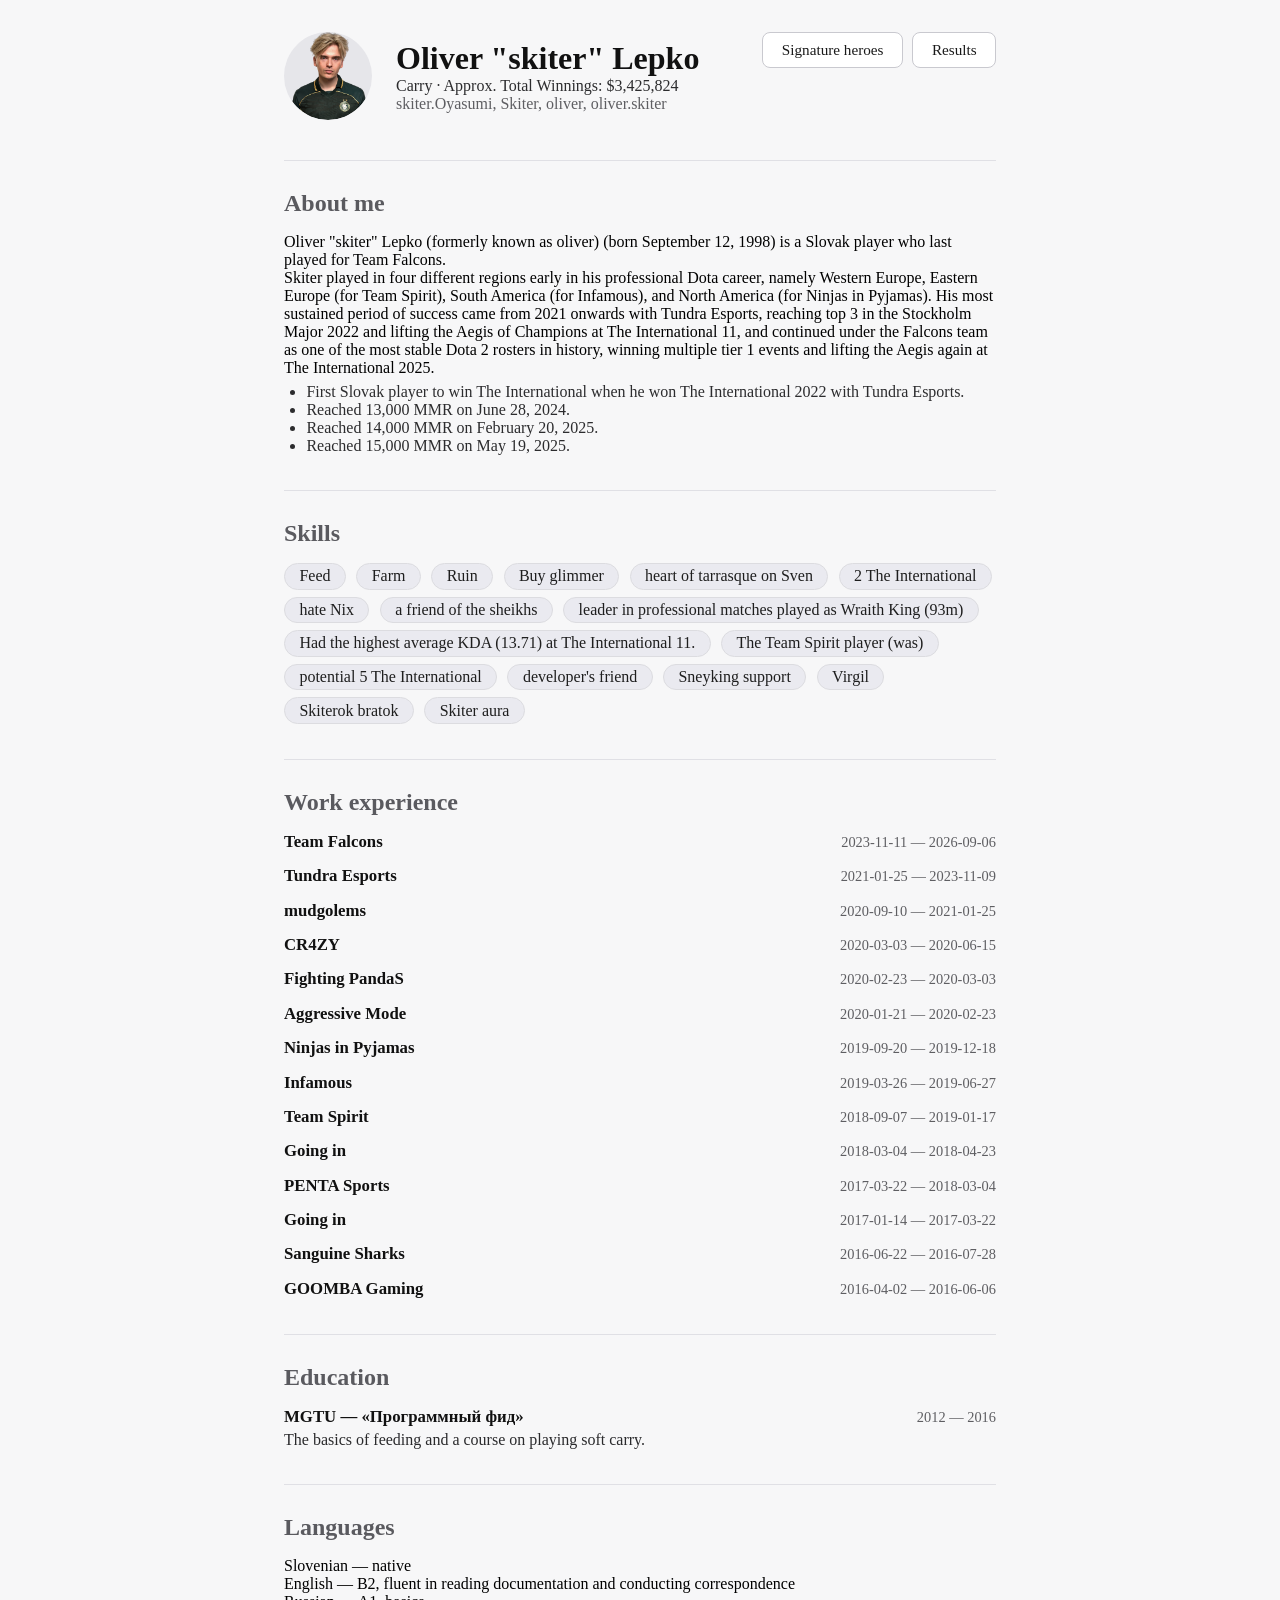
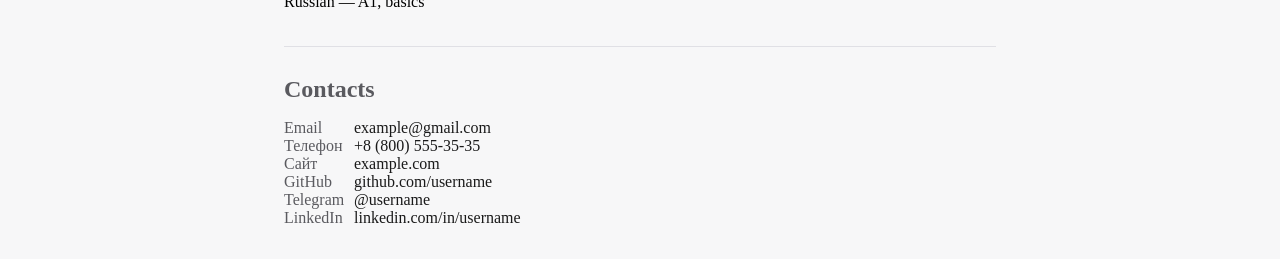
<file: index.html>
<!DOCTYPE html>
<html lang="ru">
<head>
  <meta charset="UTF-8" />
  <meta name="viewport" content="width=device-width, initial-scale=1.0" />
  <title>Visitka — skiter</title>
  <link rel="stylesheet" href="static/style.css" />
  <link rel="icon" type="image/png" href="static/vergil.png">
</head>
<body>
  <header class="head">
    <div class="avatar"><img src=static/avatar.png></div>
    <div class="head-text">
      <h1>Oliver "skiter" Lepko</h1>
      <p class="role">Carry · Approx. Total Winnings:
        $3,425,824</p>
      <p class="location">skiter.Oyasumi, Skiter, oliver, oliver.skiter</p>
    </div>
    <nav class="topnav">
      <a class="nav-btn" href="static/heroes.html">Signature heroes</a>
      <a class="nav-btn" href="static/results.html">Results</a>
    </nav>
  </header>

  <section class="block">
    <h2>About me</h2>
    <p>
      Oliver "skiter" Lepko (formerly known as oliver) (born September 12, 1998) is a Slovak player who last played for Team Falcons.
    </p>
    <p>
      Skiter played in four different regions early in his professional Dota career, namely Western Europe, Eastern Europe (for Team Spirit), South America (for Infamous), and North America (for Ninjas in Pyjamas).

His most sustained period of success came from 2021 onwards with Tundra Esports, reaching top 3 in the Stockholm Major 2022 and lifting the Aegis of Champions at The International 11, and continued under the Falcons team as one of the most stable Dota 2 rosters in history, winning multiple tier 1 events and lifting the Aegis again at The International 2025.
</p>
    <ul class="highlights">
      <li>First Slovak player to win The International when he won The International 2022 with Tundra Esports.</li>
      <li>Reached 13,000 MMR on June 28, 2024.</li>
      <li>Reached 14,000 MMR on February 20, 2025.</li>
      <li>Reached 15,000 MMR on May 19, 2025.</li>
    </ul>
    
  </section>

  <section class="block">
    <h2>Skills</h2>
    <ul class="tags">
      <li>Feed</li>
      <li>Farm</li>
      <li>Ruin</li>
      <li>Buy glimmer</li>
      <li>heart of tarrasque on Sven</li>
      <li>2 The International</li>
      <li>hate Nix</li>
      <li>a friend of the sheikhs</li>
      <li>leader in professional matches played as  Wraith King (93m)</li>
      <li>Had the highest average KDA (13.71) at The International 11.</li>
      <li>The Team Spirit player (was)</li>
      <li>potential 5 The International</li>
      <li>developer's friend</li>
      <li>Sneyking support</li>
      <li>Virgil</li>
      <li>Skiterok bratok</li>
      <li>Skiter aura</li>
    </ul>
  </section>

  <section class="block">
    <h2>Work experience</h2>

    <article class="job">
      <div class="job-head">
        <span class="job-title">Team Falcons</span>
        <span class="job-date">2023-11-11 — 2026-09-06</span>
      </div>
    </article>

    <article class="job">
      <div class="job-head">
        <span class="job-title">Tundra Esports</span>
        <span class="job-date">2021-01-25 — 2023-11-09</span>
      </div>
    </article>

    <article class="job">
      <div class="job-head">
        <span class="job-title">mudgolems</span>
        <span class="job-date">2020-09-10 — 2021-01-25</span>
      </div>
    </article>

    <article class="job">
      <div class="job-head">
        <span class="job-title">CR4ZY</span>
        <span class="job-date">2020-03-03 — 2020-06-15</span>
      </div>
    </article>

    <article class="job">
      <div class="job-head">
        <span class="job-title">Fighting PandaS</span>
        <span class="job-date">2020-02-23 — 2020-03-03</span>
      </div>
    </article>

    <article class="job">
      <div class="job-head">
        <span class="job-title">Aggressive Mode</span>
        <span class="job-date">2020-01-21 — 2020-02-23</span>
      </div>
    </article>

    <article class="job">
      <div class="job-head">
        <span class="job-title">Ninjas in Pyjamas</span>
        <span class="job-date">2019-09-20 — 2019-12-18</span>
      </div>
    </article>

    <article class="job">
      <div class="job-head">
        <span class="job-title">Infamous</span>
        <span class="job-date">2019-03-26 — 2019-06-27</span>
      </div>
    </article>

    <article class="job">
      <div class="job-head">
        <span class="job-title">Team Spirit</span>
        <span class="job-date">2018-09-07 — 2019-01-17</span>
      </div>
    </article>

    <article class="job">
      <div class="job-head">
        <span class="job-title">Going in</span>
        <span class="job-date">2018-03-04 — 2018-04-23</span>
      </div>
    </article>

    <article class="job">
      <div class="job-head">
        <span class="job-title">PENTA Sports</span>
        <span class="job-date">2017-03-22 — 2018-03-04</span>
      </div>
    </article>

    <article class="job">
      <div class="job-head">
        <span class="job-title">Going in</span>
        <span class="job-date">2017-01-14 — 2017-03-22</span>
      </div>
    </article>

    <article class="job">
      <div class="job-head">
        <span class="job-title">Sanguine Sharks</span>
        <span class="job-date">2016-06-22 — 2016-07-28</span>
      </div>
    </article>

    <article class="job">
      <div class="job-head">
        <span class="job-title">GOOMBA Gaming</span>
        <span class="job-date">2016-04-02 — 2016-06-06</span>
      </div>
    </article>

  </section>

  <section class="block">
    <h2>Education</h2>
    <article class="job">
      <div class="job-head">
        <span class="job-title">MGTU — «Программный фид»</span>
        <span class="job-date">2012 — 2016</span>
      </div>
      <p>The basics of feeding and a course on playing soft carry.</p>
    </article>
  </section>

  <section class="block">
    <h2>Languages</h2>
    <ul class="plain">
      <li>Slovenian — native</li>
      <li>English — B2, fluent in reading documentation and conducting correspondence</li>
      <li>Russian — A1, basics</li>
    </ul>
  </section>

  <section class="block">
    <h2>Contacts</h2>
    <ul class="contacts">
      <li><span>Email</span><a href="mailto:example@gmail.com">example@gmail.com</a></li>
      <li><span>Телефон</span><a href="tel:+880005553535">+8 (800) 555-35-35</a></li>
      <li><span>Сайт</span><a href="https://example.com" target="_blank" rel="noopener">example.com</a></li>
      <li><span>GitHub</span><a href="#" target="_blank" rel="noopener">github.com/username</a></li>
      <li><span>Telegram</span><a href="#" target="_blank" rel="noopener">@username</a></li>
      <li><span>LinkedIn</span><a href="#" target="_blank" rel="noopener">linkedin.com/in/username</a></li>
    </ul>
  </section>

</body>
</html>
</file>
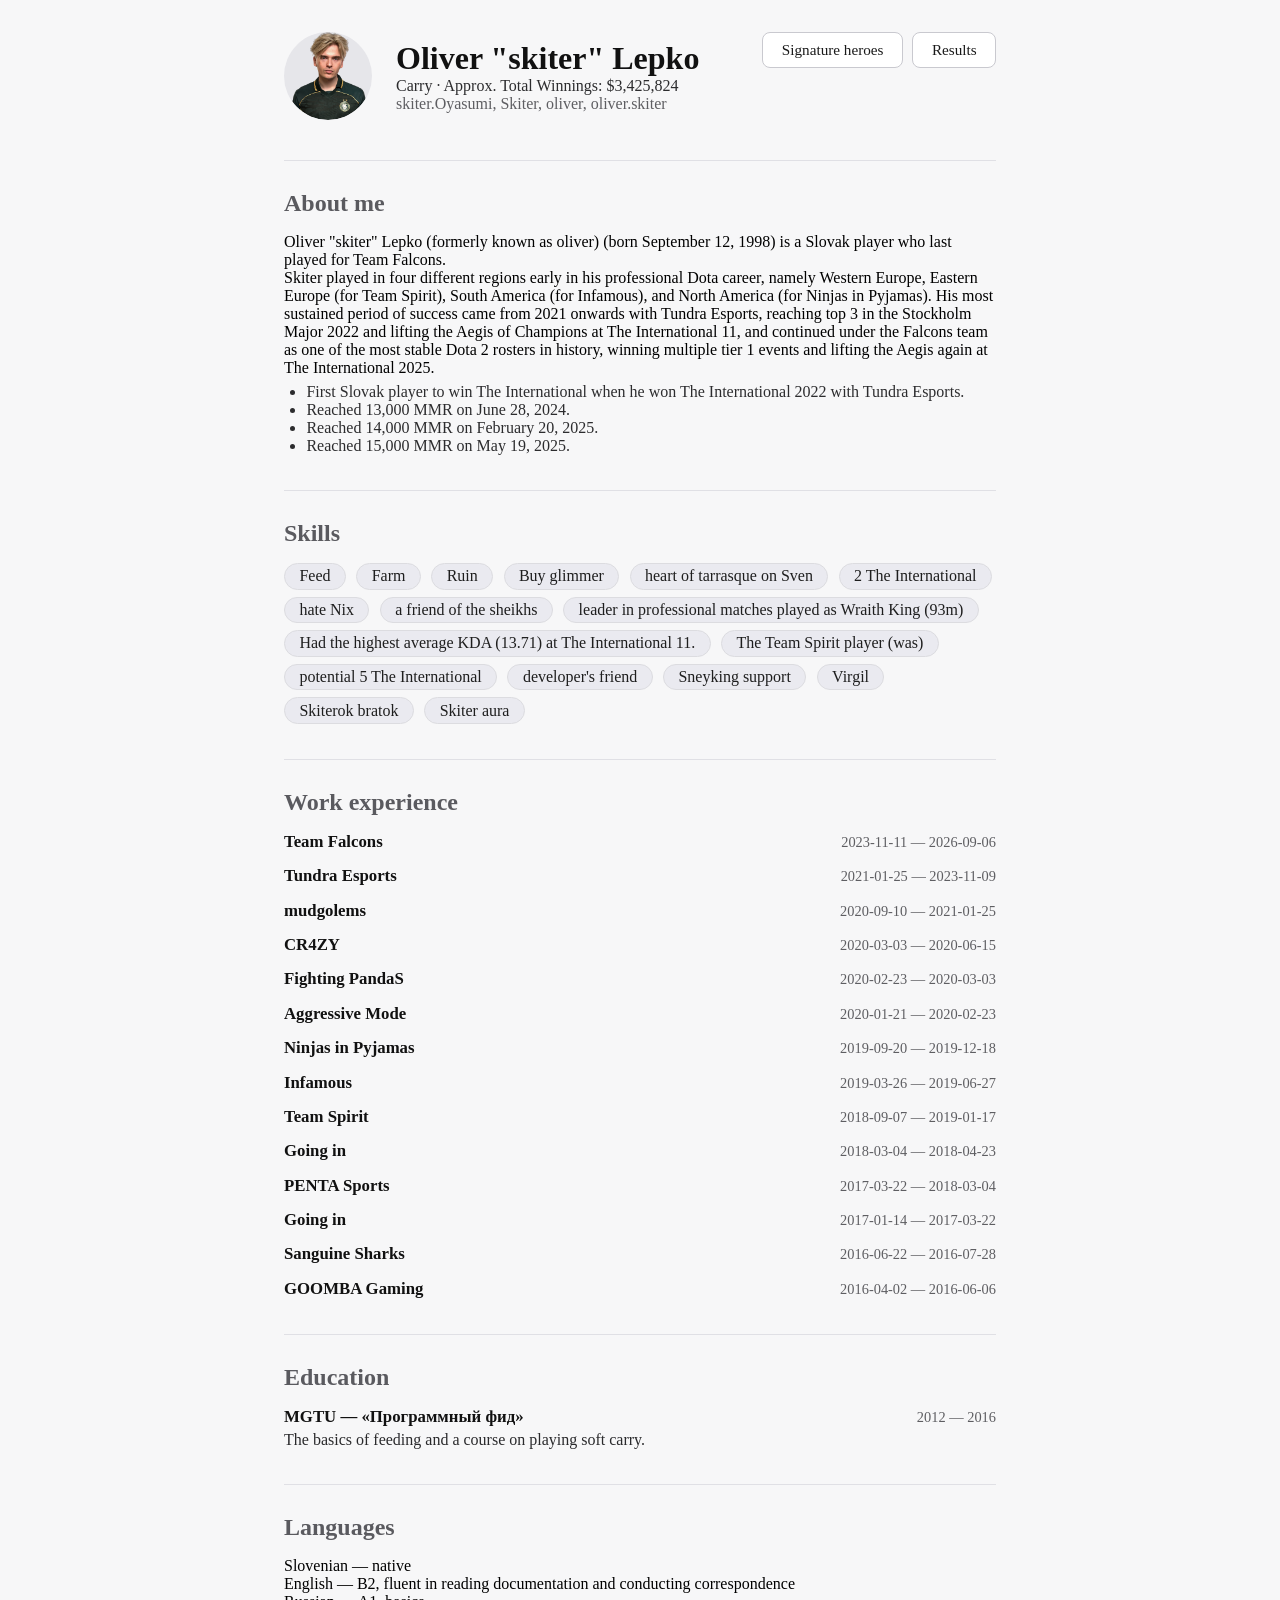
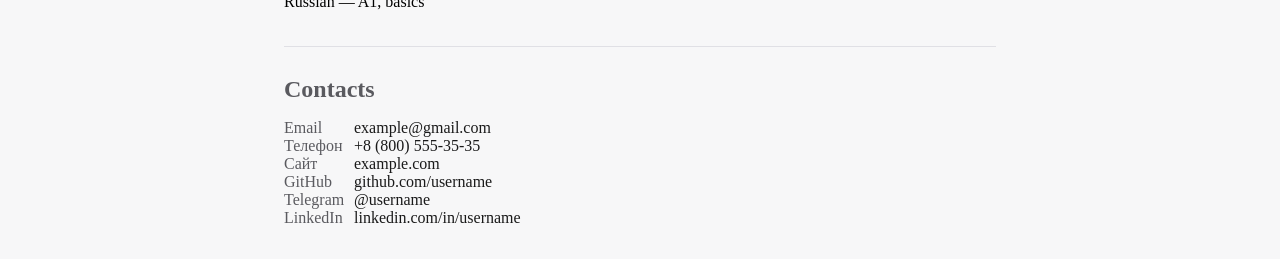
<file: visitka.html>
<!DOCTYPE html>
<html lang="ru">
<head>
  <meta charset="UTF-8" />
  <meta name="viewport" content="width=device-width, initial-scale=1.0" />
  <title>Visitka — skiter</title>
  <link rel="stylesheet" href="static/style.css" />
</head>
<body>
  <header class="head">
    <div class="avatar"><img src=static/avatar.png></div>
    <div class="head-text">
      <h1>Oliver "skiter" Lepko</h1>
      <p class="role">Carry · Approx. Total Winnings:
        $3,425,824</p>
      <p class="location">skiter.Oyasumi, Skiter, oliver, oliver.skiter</p>
    </div>
    <nav class="topnav">
      <a class="nav-btn" href="static/heroes.html">Signature heroes</a>
      <a class="nav-btn" href="static/results.html">Results</a>
    </nav>
  </header>

  <section class="block">
    <h2>About me</h2>
    <p>
      Oliver "skiter" Lepko (formerly known as oliver) (born September 12, 1998) is a Slovak player who last played for Team Falcons.
    </p>
    <p>
      Skiter played in four different regions early in his professional Dota career, namely Western Europe, Eastern Europe (for Team Spirit), South America (for Infamous), and North America (for Ninjas in Pyjamas).

His most sustained period of success came from 2021 onwards with Tundra Esports, reaching top 3 in the Stockholm Major 2022 and lifting the Aegis of Champions at The International 11, and continued under the Falcons team as one of the most stable Dota 2 rosters in history, winning multiple tier 1 events and lifting the Aegis again at The International 2025.
</p>
    <ul class="highlights">
      <li>First Slovak player to win The International when he won The International 2022 with Tundra Esports.</li>
      <li>Reached 13,000 MMR on June 28, 2024.</li>
      <li>Reached 14,000 MMR on February 20, 2025.</li>
      <li>Reached 15,000 MMR on May 19, 2025.</li>
    </ul>
    
  </section>

  <section class="block">
    <h2>Skills</h2>
    <ul class="tags">
      <li>Feed</li>
      <li>Farm</li>
      <li>Ruin</li>
      <li>Buy glimmer</li>
      <li>heart of tarrasque on Sven</li>
      <li>2 The International</li>
      <li>hate Nix</li>
      <li>a friend of the sheikhs</li>
      <li>leader in professional matches played as  Wraith King (93m)</li>
      <li>Had the highest average KDA (13.71) at The International 11.</li>
      <li>The Team Spirit player (was)</li>
      <li>potential 5 The International</li>
      <li>developer's friend</li>
      <li>Sneyking support</li>
      <li>Virgil</li>
      <li>Skiterok bratok</li>
      <li>Skiter aura</li>
    </ul>
  </section>

  <section class="block">
    <h2>Work experience</h2>

    <article class="job">
      <div class="job-head">
        <span class="job-title">Team Falcons</span>
        <span class="job-date">2023-11-11 — 2026-09-06</span>
      </div>
    </article>

    <article class="job">
      <div class="job-head">
        <span class="job-title">Tundra Esports</span>
        <span class="job-date">2021-01-25 — 2023-11-09</span>
      </div>
    </article>

    <article class="job">
      <div class="job-head">
        <span class="job-title">mudgolems</span>
        <span class="job-date">2020-09-10 — 2021-01-25</span>
      </div>
    </article>

    <article class="job">
      <div class="job-head">
        <span class="job-title">CR4ZY</span>
        <span class="job-date">2020-03-03 — 2020-06-15</span>
      </div>
    </article>

    <article class="job">
      <div class="job-head">
        <span class="job-title">Fighting PandaS</span>
        <span class="job-date">2020-02-23 — 2020-03-03</span>
      </div>
    </article>

    <article class="job">
      <div class="job-head">
        <span class="job-title">Aggressive Mode</span>
        <span class="job-date">2020-01-21 — 2020-02-23</span>
      </div>
    </article>

    <article class="job">
      <div class="job-head">
        <span class="job-title">Ninjas in Pyjamas</span>
        <span class="job-date">2019-09-20 — 2019-12-18</span>
      </div>
    </article>

    <article class="job">
      <div class="job-head">
        <span class="job-title">Infamous</span>
        <span class="job-date">2019-03-26 — 2019-06-27</span>
      </div>
    </article>

    <article class="job">
      <div class="job-head">
        <span class="job-title">Team Spirit</span>
        <span class="job-date">2018-09-07 — 2019-01-17</span>
      </div>
    </article>

    <article class="job">
      <div class="job-head">
        <span class="job-title">Going in</span>
        <span class="job-date">2018-03-04 — 2018-04-23</span>
      </div>
    </article>

    <article class="job">
      <div class="job-head">
        <span class="job-title">PENTA Sports</span>
        <span class="job-date">2017-03-22 — 2018-03-04</span>
      </div>
    </article>

    <article class="job">
      <div class="job-head">
        <span class="job-title">Going in</span>
        <span class="job-date">2017-01-14 — 2017-03-22</span>
      </div>
    </article>

    <article class="job">
      <div class="job-head">
        <span class="job-title">Sanguine Sharks</span>
        <span class="job-date">2016-06-22 — 2016-07-28</span>
      </div>
    </article>

    <article class="job">
      <div class="job-head">
        <span class="job-title">GOOMBA Gaming</span>
        <span class="job-date">2016-04-02 — 2016-06-06</span>
      </div>
    </article>

  </section>

  <section class="block">
    <h2>Education</h2>
    <article class="job">
      <div class="job-head">
        <span class="job-title">MGTU — «Программный фид»</span>
        <span class="job-date">2012 — 2016</span>
      </div>
      <p>The basics of feeding and a course on playing soft carry.</p>
    </article>
  </section>

  <section class="block">
    <h2>Languages</h2>
    <ul class="plain">
      <li>Slovenian — native</li>
      <li>English — B2, fluent in reading documentation and conducting correspondence</li>
      <li>Russian — A1, basics</li>
    </ul>
  </section>

  <section class="block">
    <h2>Contacts</h2>
    <ul class="contacts">
      <li><span>Email</span><a href="mailto:example@gmail.com">example@gmail.com</a></li>
      <li><span>Телефон</span><a href="tel:+880005553535">+8 (800) 555-35-35</a></li>
      <li><span>Сайт</span><a href="https://example.com" target="_blank" rel="noopener">example.com</a></li>
      <li><span>GitHub</span><a href="#" target="_blank" rel="noopener">github.com/username</a></li>
      <li><span>Telegram</span><a href="#" target="_blank" rel="noopener">@username</a></li>
      <li><span>LinkedIn</span><a href="#" target="_blank" rel="noopener">linkedin.com/in/username</a></li>
    </ul>
  </section>

</body>
</html>
</file>
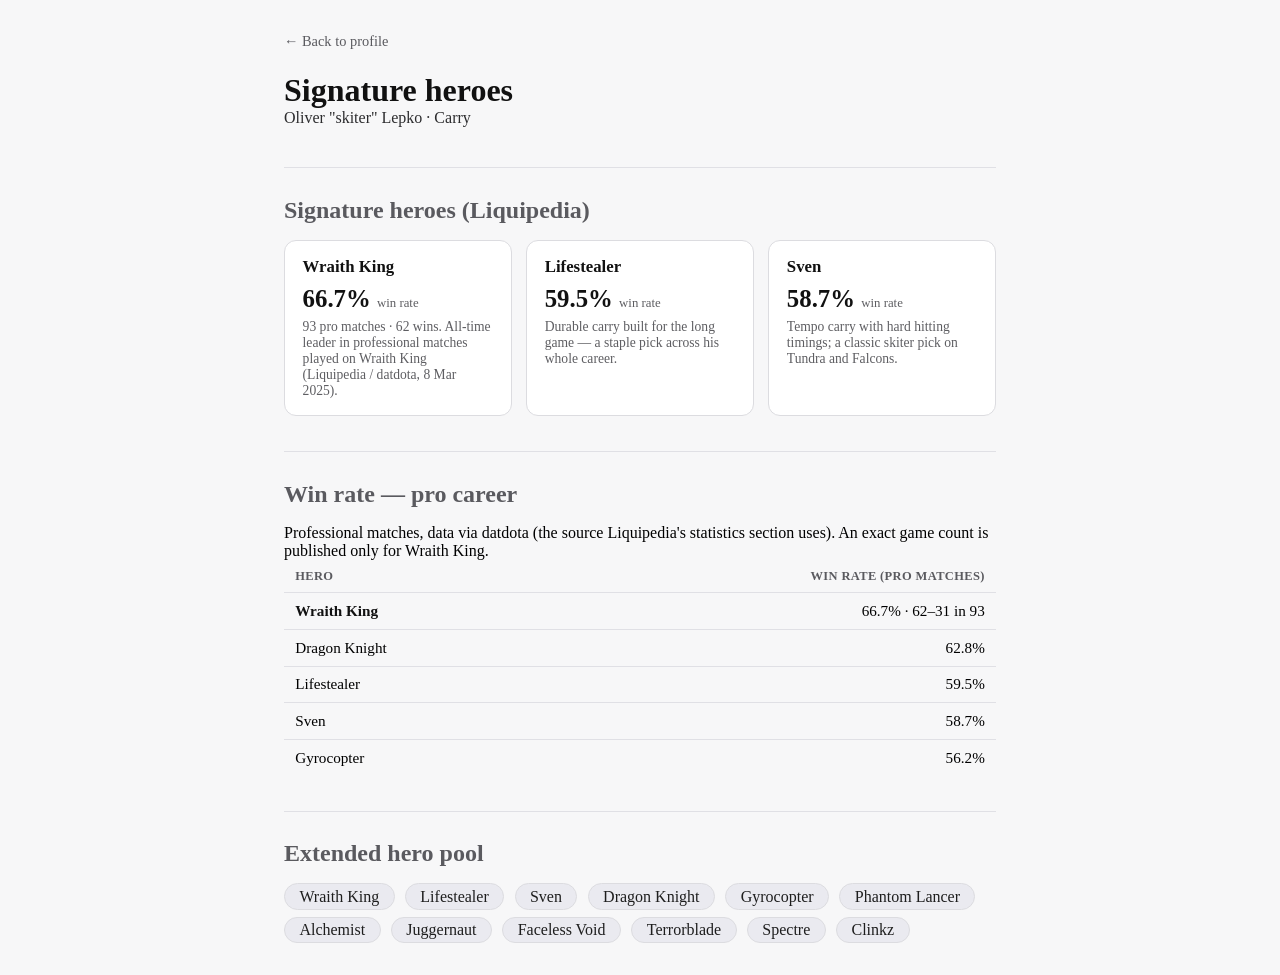
<file: static/heroes.html>
<!DOCTYPE html>
<html lang="en">
<head>
  <meta charset="UTF-8" />
  <meta name="viewport" content="width=device-width, initial-scale=1.0" />
  <title>Heroes — skiter</title>
  <link rel="stylesheet" href="style.css" />
</head>
<body>
  <a class="back-link" href="../index.html">← Back to profile</a>

  <header class="head">
    <div class="head-text">
      <h1>Signature heroes</h1>
      <p class="role">Oliver "skiter" Lepko · Carry</p></div>
  </header>

  <section class="block">
    <h2>Signature heroes (Liquipedia)</h2>
    <div class="hero-grid">
      <div class="hero-card">
        <h3>Wraith King</h3>
        <div class="wr">66.7% <span>win rate</span></div>
        <p>93 pro matches · 62 wins. All-time leader in professional matches played on Wraith King (Liquipedia / datdota, 8 Mar 2025).</p>
      </div>
      <div class="hero-card">
        <h3>Lifestealer</h3>
        <div class="wr">59.5% <span>win rate</span></div>
        <p>Durable carry built for the long game — a staple pick across his whole career.</p>
      </div>
      <div class="hero-card">
        <h3>Sven</h3>
        <div class="wr">58.7% <span>win rate</span></div>
        <p>Tempo carry with hard hitting timings; a classic skiter pick on Tundra and Falcons.</p>
      </div>
    </div>
  </section>

  <section class="block">
    <h2>Win rate — pro career</h2>
    <p>Professional matches, data via datdota (the source Liquipedia's statistics section uses). An exact game count is published only for Wraith King.</p>
    <div class="table-wrap">
      <table class="stat-table">
        <thead>
          <tr>
            <th>Hero</th>
            <th class="num">Win rate (pro matches)</th>
          </tr>
        </thead>
        <tbody>
          <tr><td class="rank-1">Wraith King</td><td class="num">66.7% · 62–31 in 93</td></tr>
          <tr><td>Dragon Knight</td><td class="num">62.8%</td></tr>
          <tr><td>Lifestealer</td><td class="num">59.5%</td></tr>
          <tr><td>Sven</td><td class="num">58.7%</td></tr>
          <tr><td>Gyrocopter</td><td class="num">56.2%</td></tr>
        </tbody>
      </table>
    </div>
  </section>

  <section class="block">
    <h2>Extended hero pool</h2>
    <ul class="tags">
      <li>Wraith King</li>
      <li>Lifestealer</li>
      <li>Sven</li>
      <li>Dragon Knight</li>
      <li>Gyrocopter</li>
      <li>Phantom Lancer</li>
      <li>Alchemist</li>
      <li>Juggernaut</li>
      <li>Faceless Void</li>
      <li>Terrorblade</li>
      <li>Spectre</li>
      <li>Clinkz</li>
    </ul>
  </section>
</body>
</html>
</file>
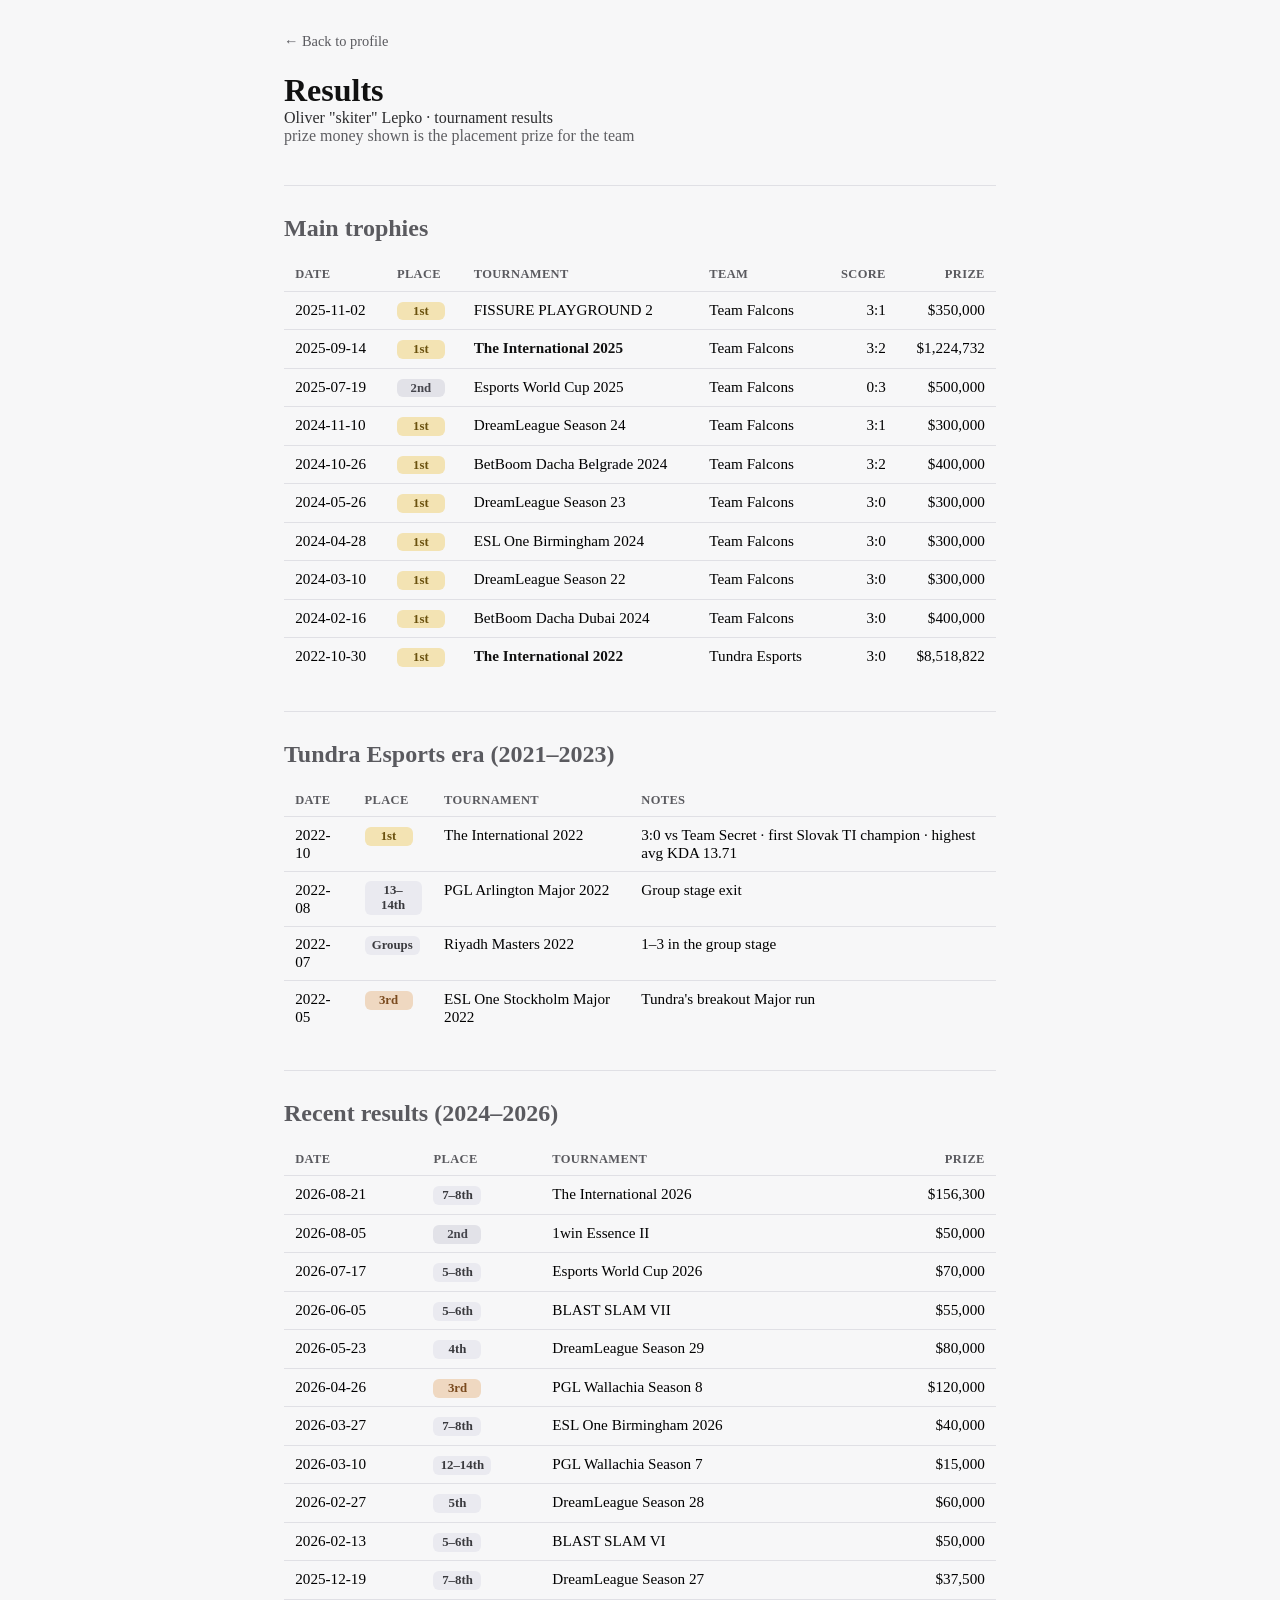
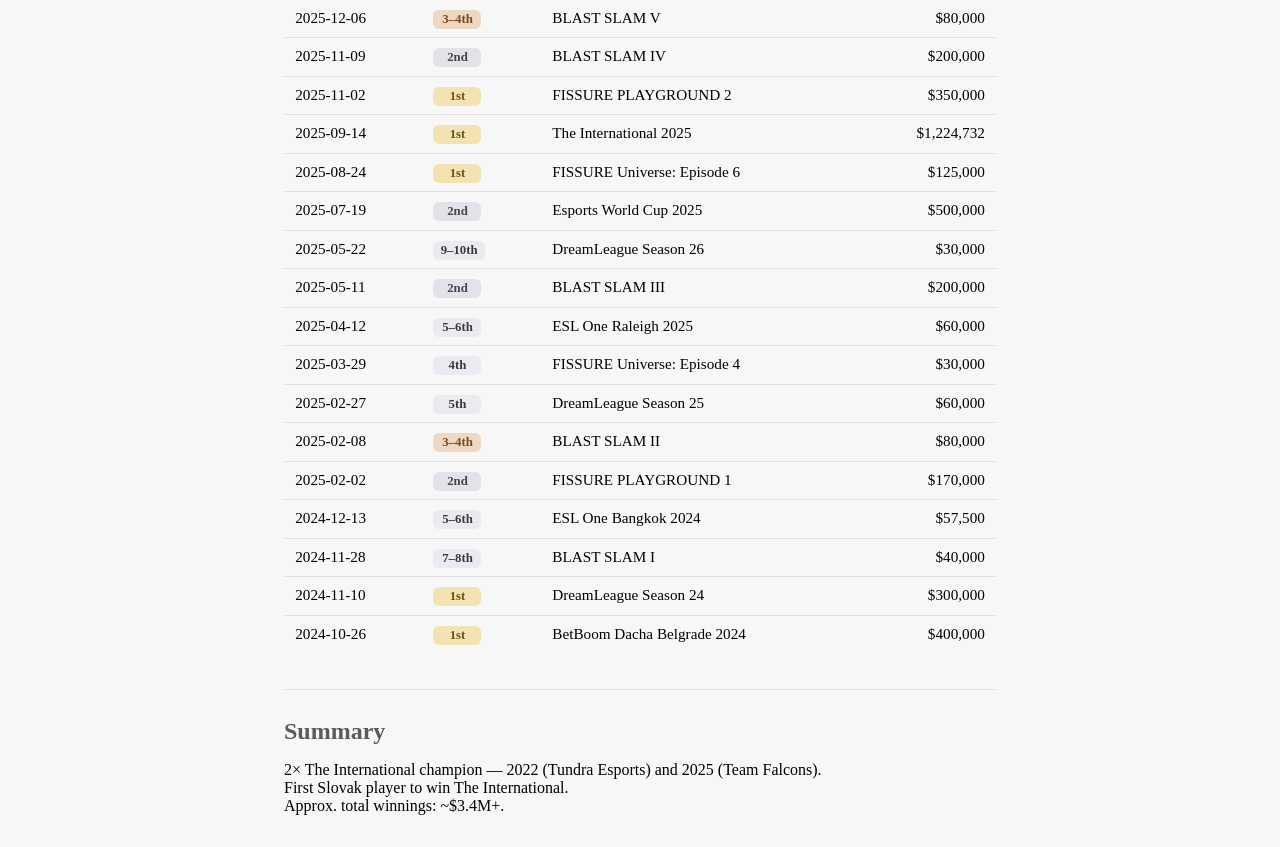
<file: static/results.html>
<!DOCTYPE html>
<html lang="en">
<head>
  <meta charset="UTF-8" />
  <meta name="viewport" content="width=device-width, initial-scale=1.0" />
  <title>Results — skiter</title>
  <link rel="stylesheet" href="style.css" />
</head>
<body>
  <a class="back-link" href="../index.html">← Back to profile</a>

  <header class="head">
    <div class="head-text">
      <h1>Results</h1>
      <p class="role">Oliver "skiter" Lepko · tournament results</p>
      <p class="location">prize money shown is the placement prize for the team</p>
    </div>
  </header>

  <section class="block">
    <h2>Main trophies</h2>
    <div class="table-wrap">
      <table class="stat-table">
        <thead>
          <tr>
            <th>Date</th>
            <th>Place</th>
            <th>Tournament</th>
            <th>Team</th>
            <th class="num">Score</th>
            <th class="num">Prize</th>
          </tr>
        </thead>
        <tbody>
          <tr><td>2025-11-02</td><td><span class="place gold">1st</span></td><td>FISSURE PLAYGROUND 2</td><td>Team Falcons</td><td class="num">3:1</td><td class="num">$350,000</td></tr>
          <tr><td>2025-09-14</td><td><span class="place gold">1st</span></td><td class="rank-1">The International 2025</td><td>Team Falcons</td><td class="num">3:2</td><td class="num">$1,224,732</td></tr>
          <tr><td>2025-07-19</td><td><span class="place silver">2nd</span></td><td>Esports World Cup 2025</td><td>Team Falcons</td><td class="num">0:3</td><td class="num">$500,000</td></tr>
          <tr><td>2024-11-10</td><td><span class="place gold">1st</span></td><td>DreamLeague Season 24</td><td>Team Falcons</td><td class="num">3:1</td><td class="num">$300,000</td></tr>
          <tr><td>2024-10-26</td><td><span class="place gold">1st</span></td><td>BetBoom Dacha Belgrade 2024</td><td>Team Falcons</td><td class="num">3:2</td><td class="num">$400,000</td></tr>
          <tr><td>2024-05-26</td><td><span class="place gold">1st</span></td><td>DreamLeague Season 23</td><td>Team Falcons</td><td class="num">3:0</td><td class="num">$300,000</td></tr>
          <tr><td>2024-04-28</td><td><span class="place gold">1st</span></td><td>ESL One Birmingham 2024</td><td>Team Falcons</td><td class="num">3:0</td><td class="num">$300,000</td></tr>
          <tr><td>2024-03-10</td><td><span class="place gold">1st</span></td><td>DreamLeague Season 22</td><td>Team Falcons</td><td class="num">3:0</td><td class="num">$300,000</td></tr>
          <tr><td>2024-02-16</td><td><span class="place gold">1st</span></td><td>BetBoom Dacha Dubai 2024</td><td>Team Falcons</td><td class="num">3:0</td><td class="num">$400,000</td></tr>
          <tr><td>2022-10-30</td><td><span class="place gold">1st</span></td><td class="rank-1">The International 2022</td><td>Tundra Esports</td><td class="num">3:0</td><td class="num">$8,518,822</td></tr>
        </tbody>
      </table>
    </div>
  </section>

  <section class="block">
    <h2>Tundra Esports era (2021–2023)</h2>
    <div class="table-wrap">
      <table class="stat-table">
        <thead>
          <tr>
            <th>Date</th>
            <th>Place</th>
            <th>Tournament</th>
            <th>Notes</th>
          </tr>
        </thead>
        <tbody>
          <tr><td>2022-10</td><td><span class="place gold">1st</span></td><td>The International 2022</td><td>3:0 vs Team Secret · first Slovak TI champion · highest avg KDA 13.71</td></tr>
          <tr><td>2022-08</td><td><span class="place">13–14th</span></td><td>PGL Arlington Major 2022</td><td>Group stage exit</td></tr>
          <tr><td>2022-07</td><td><span class="place">Groups</span></td><td>Riyadh Masters 2022</td><td>1–3 in the group stage</td></tr>
          <tr><td>2022-05</td><td><span class="place bronze">3rd</span></td><td>ESL One Stockholm Major 2022</td><td>Tundra's breakout Major run</td></tr>
        </tbody>
      </table>
    </div>
  </section>

  <section class="block">
    <h2>Recent results (2024–2026)</h2>
    <div class="table-wrap">
      <table class="stat-table">
        <thead>
          <tr>
            <th>Date</th>
            <th>Place</th>
            <th>Tournament</th>
            <th class="num">Prize</th>
          </tr>
        </thead>
        <tbody>
          <tr><td>2026-08-21</td><td><span class="place">7–8th</span></td><td>The International 2026</td><td class="num">$156,300</td></tr>
          <tr><td>2026-08-05</td><td><span class="place silver">2nd</span></td><td>1win Essence II</td><td class="num">$50,000</td></tr>
          <tr><td>2026-07-17</td><td><span class="place">5–8th</span></td><td>Esports World Cup 2026</td><td class="num">$70,000</td></tr>
          <tr><td>2026-06-05</td><td><span class="place">5–6th</span></td><td>BLAST SLAM VII</td><td class="num">$55,000</td></tr>
          <tr><td>2026-05-23</td><td><span class="place">4th</span></td><td>DreamLeague Season 29</td><td class="num">$80,000</td></tr>
          <tr><td>2026-04-26</td><td><span class="place bronze">3rd</span></td><td>PGL Wallachia Season 8</td><td class="num">$120,000</td></tr>
          <tr><td>2026-03-27</td><td><span class="place">7–8th</span></td><td>ESL One Birmingham 2026</td><td class="num">$40,000</td></tr>
          <tr><td>2026-03-10</td><td><span class="place">12–14th</span></td><td>PGL Wallachia Season 7</td><td class="num">$15,000</td></tr>
          <tr><td>2026-02-27</td><td><span class="place">5th</span></td><td>DreamLeague Season 28</td><td class="num">$60,000</td></tr>
          <tr><td>2026-02-13</td><td><span class="place">5–6th</span></td><td>BLAST SLAM VI</td><td class="num">$50,000</td></tr>
          <tr><td>2025-12-19</td><td><span class="place">7–8th</span></td><td>DreamLeague Season 27</td><td class="num">$37,500</td></tr>
          <tr><td>2025-12-06</td><td><span class="place bronze">3–4th</span></td><td>BLAST SLAM V</td><td class="num">$80,000</td></tr>
          <tr><td>2025-11-09</td><td><span class="place silver">2nd</span></td><td>BLAST SLAM IV</td><td class="num">$200,000</td></tr>
          <tr><td>2025-11-02</td><td><span class="place gold">1st</span></td><td>FISSURE PLAYGROUND 2</td><td class="num">$350,000</td></tr>
          <tr><td>2025-09-14</td><td><span class="place gold">1st</span></td><td>The International 2025</td><td class="num">$1,224,732</td></tr>
          <tr><td>2025-08-24</td><td><span class="place gold">1st</span></td><td>FISSURE Universe: Episode 6</td><td class="num">$125,000</td></tr>
          <tr><td>2025-07-19</td><td><span class="place silver">2nd</span></td><td>Esports World Cup 2025</td><td class="num">$500,000</td></tr>
          <tr><td>2025-05-22</td><td><span class="place">9–10th</span></td><td>DreamLeague Season 26</td><td class="num">$30,000</td></tr>
          <tr><td>2025-05-11</td><td><span class="place silver">2nd</span></td><td>BLAST SLAM III</td><td class="num">$200,000</td></tr>
          <tr><td>2025-04-12</td><td><span class="place">5–6th</span></td><td>ESL One Raleigh 2025</td><td class="num">$60,000</td></tr>
          <tr><td>2025-03-29</td><td><span class="place">4th</span></td><td>FISSURE Universe: Episode 4</td><td class="num">$30,000</td></tr>
          <tr><td>2025-02-27</td><td><span class="place">5th</span></td><td>DreamLeague Season 25</td><td class="num">$60,000</td></tr>
          <tr><td>2025-02-08</td><td><span class="place bronze">3–4th</span></td><td>BLAST SLAM II</td><td class="num">$80,000</td></tr>
          <tr><td>2025-02-02</td><td><span class="place silver">2nd</span></td><td>FISSURE PLAYGROUND 1</td><td class="num">$170,000</td></tr>
          <tr><td>2024-12-13</td><td><span class="place">5–6th</span></td><td>ESL One Bangkok 2024</td><td class="num">$57,500</td></tr>
          <tr><td>2024-11-28</td><td><span class="place">7–8th</span></td><td>BLAST SLAM I</td><td class="num">$40,000</td></tr>
          <tr><td>2024-11-10</td><td><span class="place gold">1st</span></td><td>DreamLeague Season 24</td><td class="num">$300,000</td></tr>
          <tr><td>2024-10-26</td><td><span class="place gold">1st</span></td><td>BetBoom Dacha Belgrade 2024</td><td class="num">$400,000</td></tr>
        </tbody>
      </table>
    </div>
  </section>

  <section class="block">
    <h2>Summary</h2>
    <ul class="plain">
      <li>2× The International champion — 2022 (Tundra Esports) and 2025 (Team Falcons).</li>
      <li>First Slovak player to win The International.</li>
      <li>Approx. total winnings: ~$3.4M+.</li>
    </ul>
  </section>
</body>
</html>
</file>
<file: static/style.css>
* {
    margin: 0;
    padding: 0;
    box-sizing: border-box;
}

body {
    background: #f7f7f8;
    padding: 2rem 1.5rem;
    margin: 0 auto;
    max-width: 760px;
}

.head {
    display: flex;
    align-items: center;
    flex-wrap: wrap;
    row-gap: 1rem;
    margin-bottom: 2.5rem;
}

.avatar {
    width: 88px;
    height: 88px;
    border-radius: 50%;
    background: #e6e6ea;
    display: flex;
    align-items: center;
    justify-content: center;
    margin-right: 1.5rem;
    max-width: 100%;
    overflow: hidden;
    flex-shrink: 0;
}

.avatar img {
    width: 100%;
    height: 100%;
    object-fit: cover;
    display: block;
    border-radius: 50%;
}


.head-text h1 {
    color: #111;
}

.role {
    color: #2c2c2e;
}

.location {
    color: #5e5e62;
}

.block {
    margin-top: 2.2rem;
    padding-top: 1.8rem;
    border-top: 1px solid #e0e0e5; 
}

.block h2 {
    color: #5a5a5f;
    margin-bottom: 1rem;
}

.block p:last-child {
    margin-bottom: 0;
}

.tags {
    display: flex;
    flex-wrap: wrap;
    gap: 0.45rem 0.65rem;
    list-style: none;
    padding: 0;
}

.tags li {
    background: #eaeaf0;
    padding: 0.2rem 0.9rem;
    border-radius: 30px;
    color: #1e1e1e;
    border: 1px solid #dcdce0;
}


.job {
    margin-bottom: 0.9rem;
}

.job-head {
    display: flex;
    justify-content: space-between;
    align-items: baseline;
    flex-wrap: wrap;
    gap: 0.15rem 1rem;
    margin-bottom: 0.25rem;
}

.job-title {
    font-weight: 600;
    font-size: 1.05rem;
    color: #111;
}

.job-date {
    font-size: 0.9rem;
    color: #5e5e62;
    white-space: nowrap;
}

.job ul {
    padding-left: 1.4rem;
    margin-top: 0.2rem;
    color: #2a2a2c;
}

.job p {
    color: #2a2a2c;
}

.highlights {
    margin: 0.4rem 0 0;
    padding-left: 1.4rem;
    color: #2c2c2e;
}

.plain {
    list-style: none;
    padding: 0;
}

.contacts {
    padding: 0;
    display: flex;
    flex-direction: column;
}

.contacts li {
    display: flex;
    flex-wrap: wrap;
    align-items: baseline;
}

.contacts li span {
    min-width: 70px;
    color: #5a5a5f;
}

.contacts a {
    color: #1a1a1a;
    text-decoration: none;
}


/* --- Top navigation buttons (top-right of header) --- */
.topnav {
    display: flex;
    flex-wrap: wrap;
    gap: 0.6rem;
    margin: 0 0 0 auto;
    align-self: flex-start;
}

.nav-btn {
    display: inline-block;
    padding: 0.5rem 1.15rem;
    border-radius: 8px;
    background: #fff;
    color: #1a1a1a;
    border: 1px solid #c9c9cf;
    text-decoration: none;
    font-size: 0.95rem;
    transition: background 0.15s, color 0.15s, border-color 0.15s;
}

.nav-btn:hover {
    background: #1e1e1e;
    color: #fff;
    border-color: #1e1e1e;
}

/* --- Back link on sub-pages --- */
.back-link {
    display: inline-block;
    margin-bottom: 1.4rem;
    color: #5a5a5f;
    text-decoration: none;
    font-size: 0.9rem;
}

.back-link:hover {
    color: #1a1a1a;
}

/* --- Data tables --- */
.table-wrap {
    overflow-x: auto;
}

.stat-table {
    width: 100%;
    border-collapse: collapse;
    font-size: 0.95rem;
}

.stat-table th,
.stat-table td {
    text-align: left;
    padding: 0.55rem 0.7rem;
    border-bottom: 1px solid #e0e0e5;
    vertical-align: top;
}

.stat-table th {
    color: #5a5a5f;
    font-weight: 600;
    font-size: 0.78rem;
    text-transform: uppercase;
    letter-spacing: 0.03em;
    white-space: nowrap;
}

.stat-table tbody tr:last-child td {
    border-bottom: none;
}

.stat-table td.num,
.stat-table th.num {
    text-align: right;
    white-space: nowrap;
    font-variant-numeric: tabular-nums;
}

.stat-table .rank-1 {
    font-weight: 600;
    color: #111;
}

/* --- Placement badge --- */
.place {
    display: inline-block;
    min-width: 3rem;
    text-align: center;
    padding: 0.12rem 0.45rem;
    border-radius: 6px;
    font-size: 0.8rem;
    font-weight: 600;
    background: #eaeaf0;
    color: #3a3a3e;
}

.place.gold {
    background: #f3e3b3;
    color: #6b520f;
}

.place.silver {
    background: #e2e2e8;
    color: #45454c;
}

.place.bronze {
    background: #efd8c1;
    color: #7a4a1e;
}

/* --- Hero cards --- */
.hero-grid {
    display: grid;
    grid-template-columns: repeat(auto-fit, minmax(190px, 1fr));
    gap: 0.9rem;
}

.hero-card {
    border: 1px solid #dcdce0;
    border-radius: 12px;
    padding: 1rem 1.1rem;
    background: #fff;
}

.hero-card h3 {
    color: #111;
    font-size: 1.05rem;
    margin-bottom: 0.5rem;
}

.hero-card .wr {
    font-size: 1.55rem;
    font-weight: 700;
    color: #111;
    line-height: 1.1;
}

.hero-card .wr span {
    font-size: 0.8rem;
    font-weight: 400;
    color: #5e5e62;
}

.hero-card p {
    margin-top: 0.4rem;
    font-size: 0.85rem;
    color: #5e5e62;
}

.note {
    margin-top: 2rem;
    font-size: 0.85rem;
    color: #5e5e62;
}

.note a {
    color: #1a1a1a;
}
</file>
